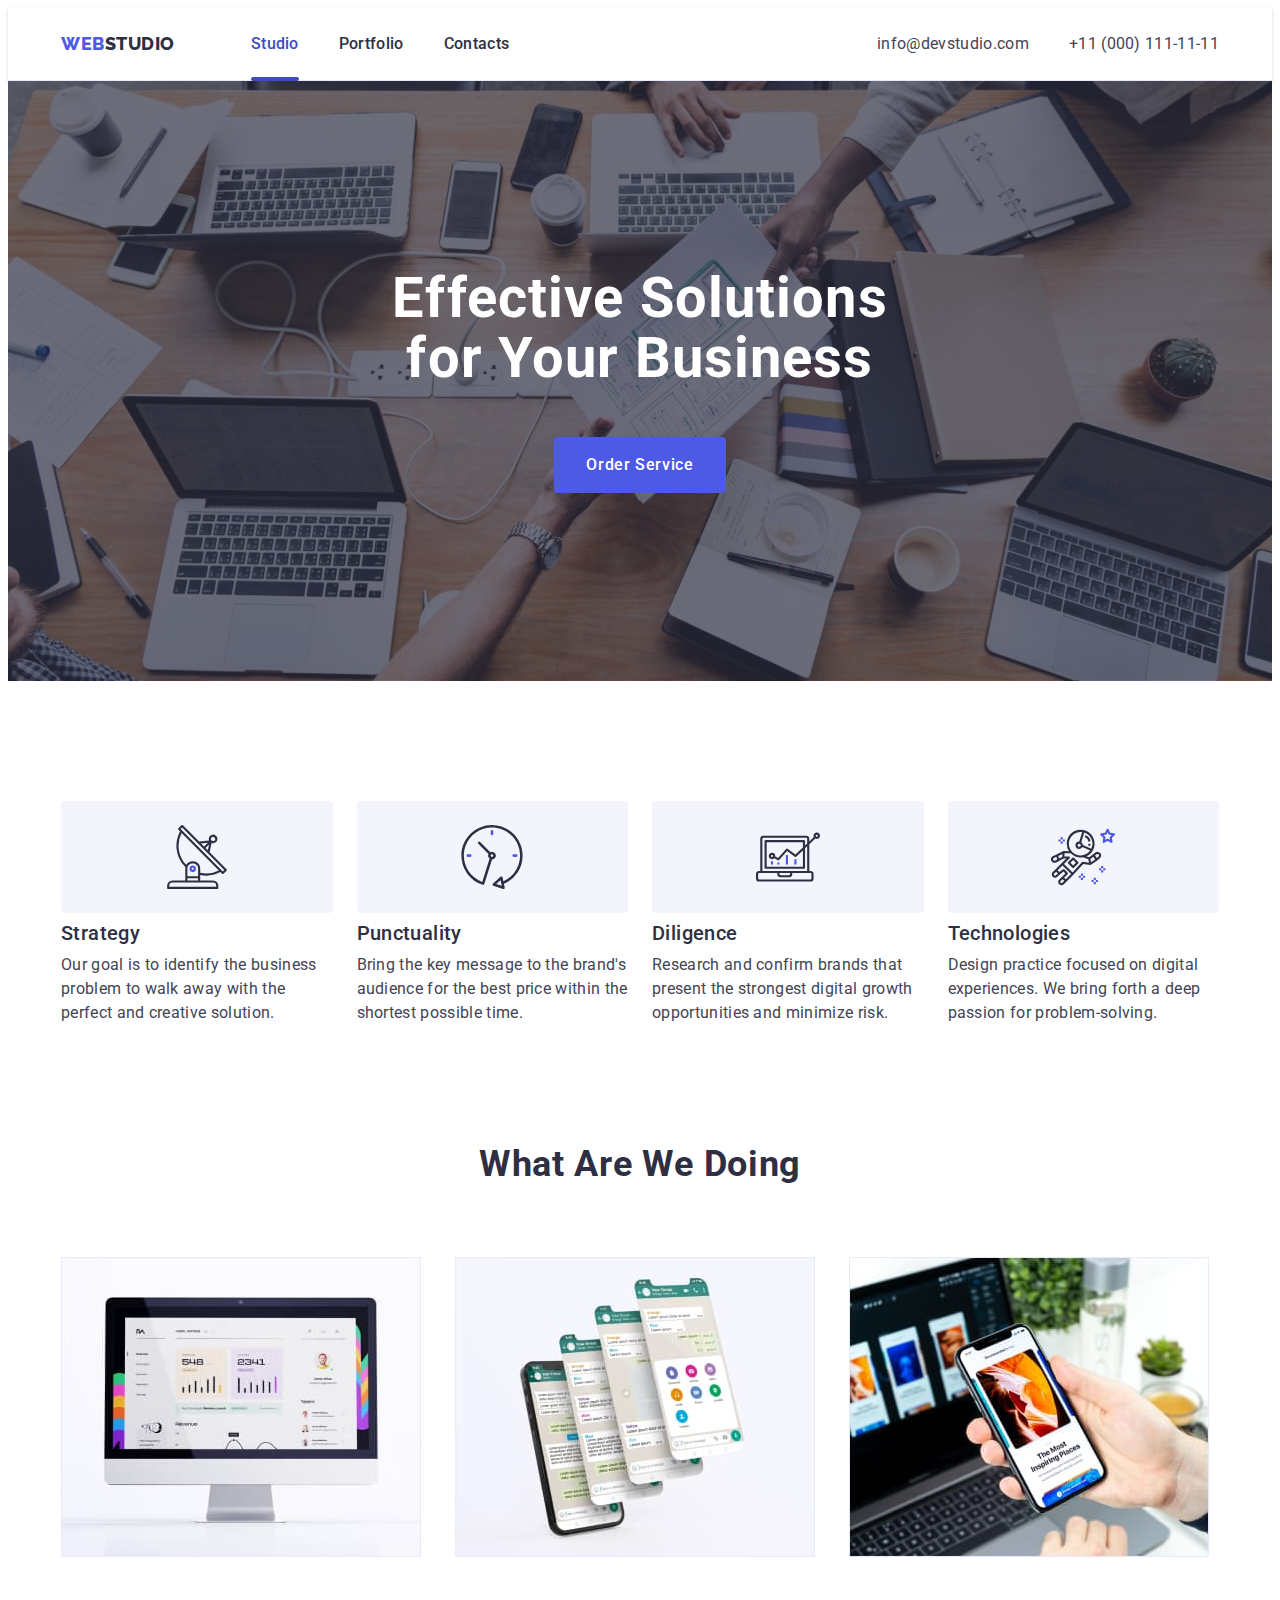
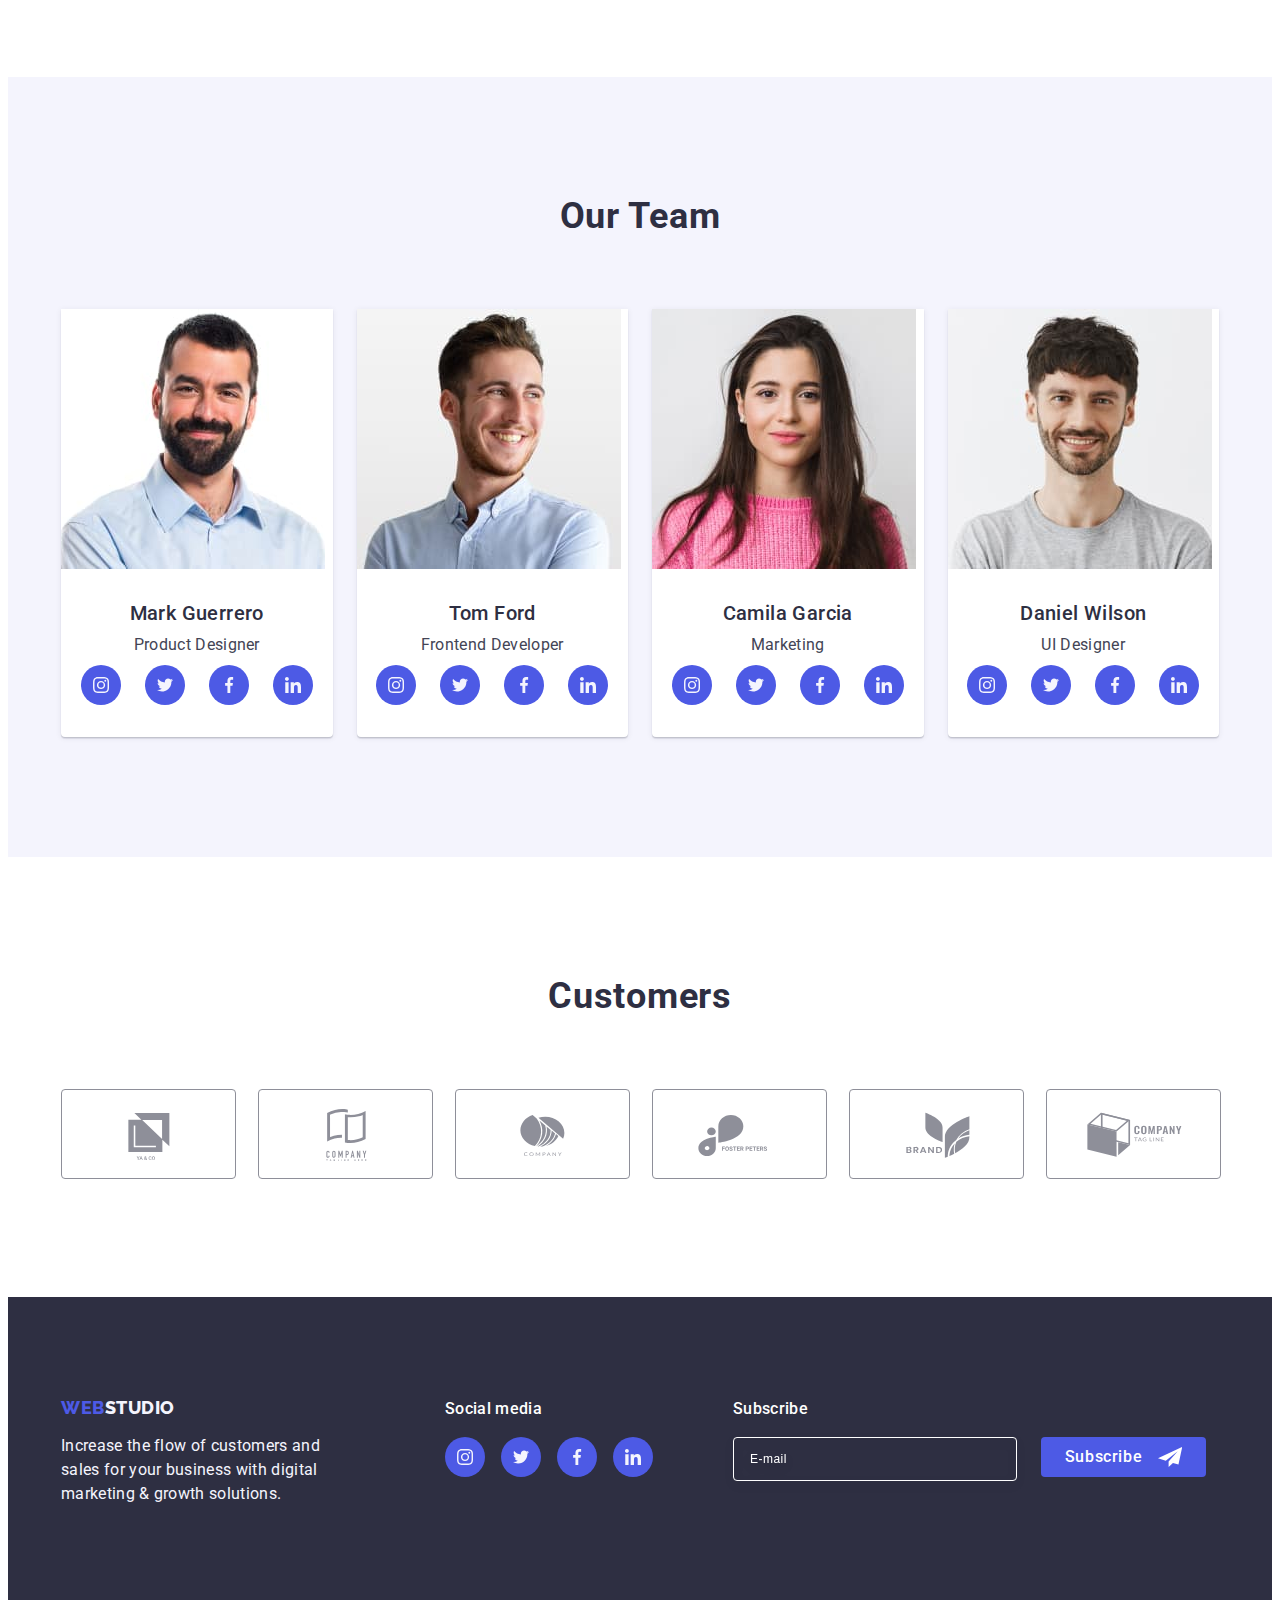
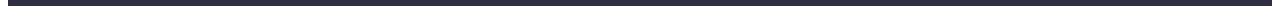
<file: index.html>
<!DOCTYPE html>
<html lang="en">

<head>
    <meta charset="UTF-8" />
    <meta http-equiv="X-UA-Compatible" content="IE=edge" />
    <meta name="viewport" content="width=device-width, initial-scale=1.0" />
    <link rel="preconnect" href="https://fonts.googleapis.com" />
    <link rel="preconnect" href="https://fonts.gstatic.com" crossorigin />
    <link href="https://fonts.googleapis.com/css2?family=Raleway:wght@800&family=Roboto:wght@400;500;700&display=swap"
        rel="stylesheet" />

    <link rel="stylesheet" href="https://cdnjs.cloudflare.com/ajax/libs/modern-normalize/2.0.0/modern-normalize.min.css"
        integrity="sha512-4xo8blKMVCiXpTaLzQSLSw3KFOVPWhm/TRtuPVc4WG6kUgjH6J03IBuG7JZPkcWMxJ5huwaBpOpnwYElP/m6wg=="
        crossorigin="anonymous" referrerpolicy="no-referrer" />
    <link rel="stylesheet" href="./css/styles.css" />
    <title>WebStudio</title>
</head>

<body>
    <!--header-->
    <header class="header">
        <div class="container container-head">
            <nav class="container-nav">
                <a class="link logo_header " href="./index.html">Web<span class="logo-span">Studio</span></a>
                <ul class="list menu_header">
                    <li><a class="header-nav link current" href="./index.html">Studio</a></li>
                    <li>
                        <a class="header-nav link" href="./portfolio.html">Portfolio</a>
                    </li>
                    <li><a class="header-nav link" href="">Contacts</a></li>
                </ul>
            </nav>
            <address class="header-address">
                <ul class="list address-list">
                    <li>
                        <a class="header-address-link link" href="mailto:info@devstudio.com">info@devstudio.com
                        </a>
                    </li>
                    <li>
                        <a class="header-address-link link" href="tel:+110001111111">+11 (000) 111-11-11</a>
                    </li>
                </ul>
            </address>
        </div>
    </header>
    <main>
        <!--section1-->

        <section class="main">
            <div class="container">
                <h1 class="main-headline">
                    Effective Solutions for Your Business
                </h1>
                <button type="button" class="main-button" data-modal-open="">Order Service</button>
            </div>
        </section>
        <!--section2-->
        <section class="container-main">
            <div class="container">
                <h2 class="visually-hidden">Advantages</h2>
                <ul class="list">
                    <li class="main-item">
                        <div class="div_advantages">
                            <svg class="icon_advantages" width="64" height="64">
                                <use href="./images/icons.svg#icon-antenna"></use>
                            </svg>
                        </div>
                        <h3 class="main-name">Strategy</h3>
                        <p class="main-text">
                            Our goal is to identify the business problem to walk away with
                            the perfect and creative solution.
                        </p>

                    </li>
                    <li class="main-item">
                        <div class="div_advantages">
                            <svg class="icon_advantages" width="64" height="64">
                                <use href="./images/icons.svg#icon-clock"></use>
                            </svg>
                        </div>
                        <h3 class="main-name">Punctuality</h3>
                        <p class="main-text">
                            Bring the key message to the brand's audience for the best price
                            within the shortest possible time.
                        </p>

                    </li>
                    <li class="main-item">
                        <div class="div_advantages">
                            <svg class="icon_advantages" width="64" height="64">
                                <use href="./images/icons.svg#icon-diagram"></use>
                            </svg>
                        </div>
                        <h3 class="main-name">Diligence</h3>
                        <p class="main-text">
                            Research and confirm brands that present the strongest digital
                            growth opportunities and minimize risk.
                        </p>

                    </li>
                    <li class="main-item">
                        <div class="div_advantages">
                            <svg class="icon_advantages" width="64" height="64">
                                <use href="./images/icons.svg#icon-astronaut"></use>
                            </svg>
                        </div>
                        <h3 class="main-name">Technologies</h3>
                        <p class="main-text">
                            Design practice focused on digital experiences. We bring forth a
                            deep passion for problem-solving.
                        </p>

                    </li>
                </ul>
            </div>
        </section>
        <!--section3-->
        <section class="section-doing">
            <div class="container">
                <h2 class="section_name">What are we doing</h2>
                <ul class="list">
                    <li class="list-img">
                        <img src="./images/doing1.jpg" alt="monitor" width="360" />
                    </li>
                    <li class="list-img">
                        <img src="./images/doing2.jpg" alt="mobile" width="360" />
                    </li>
                    <li class="list-img">
                        <img src="./images/doing3.jpg" alt="mobilepc" width="360" />
                    </li>
                </ul>
            </div>
        </section>
        <!--section4-->
        <section class="our_team">
            <div class="container">
                <h2 class="section_name">Our Team</h2>

                <ul class="list">
                    <li class="our_team_card">
                        <img src="./images/our_team1.jpg" alt="product designer" width="264" />
                        <div class="our_team_soc">
                            <h3 class="our_team_name">Mark Guerrero</h3>
                            <p class="our_team_profession">Product Designer</p>
                            <ul class="list_soc">
                                <li class="li_soc">
                                    <a class="soc_a" href="">
                                        <svg class="icon_social" width="16" height="16">
                                            <use href="./images/icons.svg#icon-instagram"></use>
                                        </svg>
                                    </a>
                                </li>
                                <li class="li_soc">
                                    <a class="soc_a" href="">
                                        <svg class="icon_social" width="16" height="16">
                                            <use href="./images/icons.svg#icon-twitter"></use>
                                        </svg>
                                    </a>
                                </li>
                                <li class="li_soc">
                                    <a class="soc_a" href="">
                                        <svg class="icon_social" width="16" height="16">
                                            <use href="./images/icons.svg#icon-facebook"></use>
                                        </svg>
                                    </a>
                                </li>
                                <li class="li_soc">
                                    <a class="soc_a" href="">
                                        <svg class="icon_social" width="16" height="16">
                                            <use href="./images/icons.svg#icon-linkedin"></use>
                                        </svg>
                                    </a>
                                </li>
                            </ul>
                        </div>
                    </li>
                    <li class="our_team_card">
                        <img src="./images/our_team2.jpg" alt="frontend developer" width="264" />
                        <div class="our_team_soc">
                            <h3 class="our_team_name">Tom Ford</h3>
                            <p class="our_team_profession">Frontend Developer</p>
                            <ul class="list_soc">
                                <li class="li_soc">
                                    <a class="soc_a" href="">
                                        <svg class="icon_social" width="16" height="16">
                                            <use href="./images/icons.svg#icon-instagram"></use>
                                        </svg>
                                    </a>
                                </li>
                                <li class="li_soc">
                                    <a class="soc_a" href="">
                                        <svg class="icon_social" width="16" height="16">
                                            <use href="./images/icons.svg#icon-twitter"></use>
                                        </svg>
                                    </a>
                                </li>
                                <li class="li_soc">
                                    <a class="soc_a" href="">
                                        <svg class="icon_social" width="16" height="16">
                                            <use href="./images/icons.svg#icon-facebook"></use>
                                        </svg>
                                    </a>
                                </li>
                                <li class="li_soc">
                                    <a class="soc_a" href="">
                                        <svg class="icon_social" width="16" height="16">
                                            <use href="./images/icons.svg#icon-linkedin"></use>
                                        </svg>
                                    </a>
                                </li>
                            </ul>

                        </div>
                    </li>
                    <li class="our_team_card">
                        <img src="./images/our_team3.jpg" alt="marketing" width="264" />
                        <div class="our_team_soc">
                            <h3 class="our_team_name">Camila Garcia</h3>
                            <p class="our_team_profession">Marketing</p>
                            <ul class="list_soc">
                                <li class="li_soc">
                                    <a class="soc_a" href="">
                                        <svg class="icon_social" width="16" height="16">
                                            <use href="./images/icons.svg#icon-instagram"></use>
                                        </svg>
                                    </a>
                                </li>
                                <li class="li_soc">
                                    <a class="soc_a" href="">
                                        <svg class="icon_social" width="16" height="16">
                                            <use href="./images/icons.svg#icon-twitter"></use>
                                        </svg>
                                    </a>
                                </li>
                                <li class="li_soc">
                                    <a class="soc_a" href="">
                                        <svg class="icon_social" width="16" height="16">
                                            <use href="./images/icons.svg#icon-facebook"></use>
                                        </svg>
                                    </a>
                                </li>
                                <li class="li_soc">
                                    <a class="soc_a" href="">
                                        <svg class="icon_social" width="16" height="16">
                                            <use href="./images/icons.svg#icon-linkedin"></use>
                                        </svg>
                                    </a>
                                </li>
                            </ul>

                        </div>
                    </li>
                    <li class="our_team_card">
                        <img src="./images/our_team4.jpg" alt="designer" width="264" />
                        <div class="our_team_soc">
                            <h3 class="our_team_name">Daniel Wilson</h3>
                            <p class="our_team_profession">UI Designer</p>
                            <ul class="list_soc">
                                <li class="li_soc">
                                    <a class="soc_a" href="">
                                        <svg class="icon_social" width="16" height="16">
                                            <use href="./images/icons.svg#icon-instagram"></use>
                                        </svg>
                                    </a>
                                </li>
                                <li class="li_soc">
                                    <a class="soc_a" href="">
                                        <svg class="icon_social" width="16" height="16">
                                            <use href="./images/icons.svg#icon-twitter"></use>
                                        </svg>
                                    </a>
                                </li>
                                <li class="li_soc">
                                    <a class="soc_a" href="">
                                        <svg class="icon_social" width="16" height="16">
                                            <use href="./images/icons.svg#icon-facebook"></use>
                                        </svg>
                                    </a>
                                </li>
                                <li class="li_soc">
                                    <a class="soc_a" href="">
                                        <svg class="icon_social" width="16" height="16">
                                            <use href="./images/icons.svg#icon-linkedin"></use>
                                        </svg>
                                    </a>
                                </li>
                            </ul>
                        </div>
                    </li>
                </ul>



            </div>
        </section>
        <!--section5-->
        <section class="section_customer">
            <div class="container">
                <h2 class="section_name">Customers</h2>
                <ul class="list">
                    <li class="list_img_customers">
                        <a class="list-img-customersa" href="">
                            <svg class="icon_customer" width="104" height="56">
                                <use href="./images/icons.svg#icon-logo1"></use>
                            </svg>
                        </a>
                    </li>
                    <li class="list_img_customers">
                        <a class="list-img-customersa" href="">
                            <svg class="icon_customer" width="104" height="56">
                                <use href="./images/icons.svg#icon-logo2"></use>
                            </svg>
                        </a>
                    </li>

                    <li class="list_img_customers">
                        <a class="list-img-customersa" href="">
                            <svg class="icon_customer" width="104" height="56">
                                <use href="./images/icons.svg#icon-logo3"></use>
                            </svg>
                        </a>
                    </li>
                    <li class="list_img_customers">
                        <a class="list-img-customersa" href="">
                            <svg class="icon_customer" width="104" height="56">
                                <use href="./images/icons.svg#icon-logo4"></use>
                            </svg>
                        </a>
                    </li>
                    <li class="list_img_customers">
                        <a class="list-img-customersa" href="">
                            <svg class="icon_customer" width="104" height="56">
                                <use href="./images/icons.svg#icon-logo5"></use>
                            </svg>
                        </a>
                    </li>
                    <li class="list_img_customers">
                        <a class="list-img-customersa" href="">
                            <svg class="icon_customer" width="104" height="56">
                                <use href="./images/icons.svg#icon-logo6"></use>
                            </svg>
                        </a>
                    </li>
                </ul>
            </div>
        </section>

    </main>
    <!--footer-->
    <footer class="footer-section list_footer">
        <div class="footer-container container">
            <div class="footer_div">
                <a class="logo link" href="./index.html">Web<span class="logo-footer">Studio</span></a>
                <p class="footer-text">
                    Increase the flow of customers and sales for your business with digital
                    marketing & growth solutions.
                </p>
            </div>
            <div class="icon_list_footer">
                <p class="icon_list_text">Social media</p>
                <ul class="icon_lists">
                    <li class="icon_li_footer">
                        <a class="icon_a" href="" target="_blank">
                            <svg class="icon_social" width="24" height="24">
                                <use href="./images/icons.svg#icon-instagram"></use>
                            </svg>
                        </a>
                    </li>
                    <li class="icon_li_footer">
                        <a class="icon_a" href="" target="_blank">
                            <svg class="icon_social" width="24" height="24">
                                <use href="./images/icons.svg#icon-twitter"></use>
                            </svg>
                        </a>
                    </li>
                    <li class="icon_li_footer">
                        <a class="icon_a" href="" target="_blank">
                            <svg class="icon_social" width="24" height="24">
                                <use href="./images/icons.svg#icon-facebook"></use>
                            </svg>
                        </a>
                    </li>
                    <li class="icon_li_footer">
                        <a class="icon_a" href="" target="_blank">
                            <svg class="icon_social" width="24" height="24">
                                <use href="./images/icons.svg#icon-linkedin"></use>
                            </svg>
                        </a>
                    </li>
                </ul>
            </div>
            <div class="footer-subscribe">
                <p class="footer-subscribe-p">Subscribe</p>
                <form action="email" class="footer-form">
                    <label class="footer-label">
                        <input type="email" name="email" class="footer-input" placeholder="E-mail">
                    </label>
                    <button type="submit" class="footer-bottom">Subscribe
                        <svg class="footer-bottom-icon" width="24" height="24">
                            <use href="./images/icons.svg#icon-icon-send"></use>
                        </svg>
                    </button>
                </form>
            </div>
        </div>
    </footer>
    <div class="backdrop is-hidden" data-modal>
        <div class="modal">
            <button type="button" class="modal-btn" data-modal-close>
                <svg class="modal_christ" width="8" height="8">
                    <use href="./images/icons.svg#icon-vector"></use>
                </svg>
            </button>
            <p class="modal_p">Leave your contacts and we will call you back</p>
            <form>
                <div class="input-div">
                    <label for="user-name" class="label_name">Name</label>
                    <div class="input-div-icon">
                        <input type="text" class="modal_icon" name="user-name" id="user-name" />
                        <svg class="modal-svg" width="18" height="24">
                            <use href="./images/icons.svg#icon-person-black-18dp-1"></use>
                        </svg>
                    </div>
                </div>
                <div class="input-div">
                    <label for="phone" class="label_name">Phone</label>
                    <div class="input-div-icon">
                        <input type="text" class="modal_icon" name="phone" id="phone" />
                        <svg class="modal-svg" width="18" height="24">
                            <use href="./images/icons.svg#icon-phone-black-18dp-1"></use>
                        </svg>
                    </div>
                </div>
                <div class="input-div">
                    <label for="mailto" class="label_name">Email</label>
                    <div class="input-div-icon">
                        <input type="text" class="modal_icon" name="email" id="mailto" />
                        <svg class="modal-svg" width="18" height="24">
                            <use href="./images/icons.svg#icon-email-black-18dp-1"></use>
                        </svg>
                    </div>
                </div>
                <div class="input-div-textarea">
                    <label for="user-comment" class="label_name">Comment</label>
                    <textarea class="modal_text" name="user-comment" id="user-comment" cols="360" rows="120"
                        placeholder="Text input"></textarea>

                </div>
                <div class="checkbox-div">
                    <input type="checkbox" name="user-privacy" id="user-privacy" value="true"
                        class="input-check visually-hidden">
                    <label for="user-privacy" class="check-text">
                        <span class="span">
                            <svg class="" width="10" height="8">
                                <use href="./images/icons.svg#icon-check"></use>
                            </svg>
                        </span> I accept the terms and conditions of the <a href="" class="labelspan"> Privacy
                            Policy</a>
                    </label>
                </div>
                <button type="submit" class="modal-buttom" data-modal-open="">Send</button>
            </form>
        </div>
    </div>

    <script src="./js/modal.js"></script>
</body>

</html>
</file>
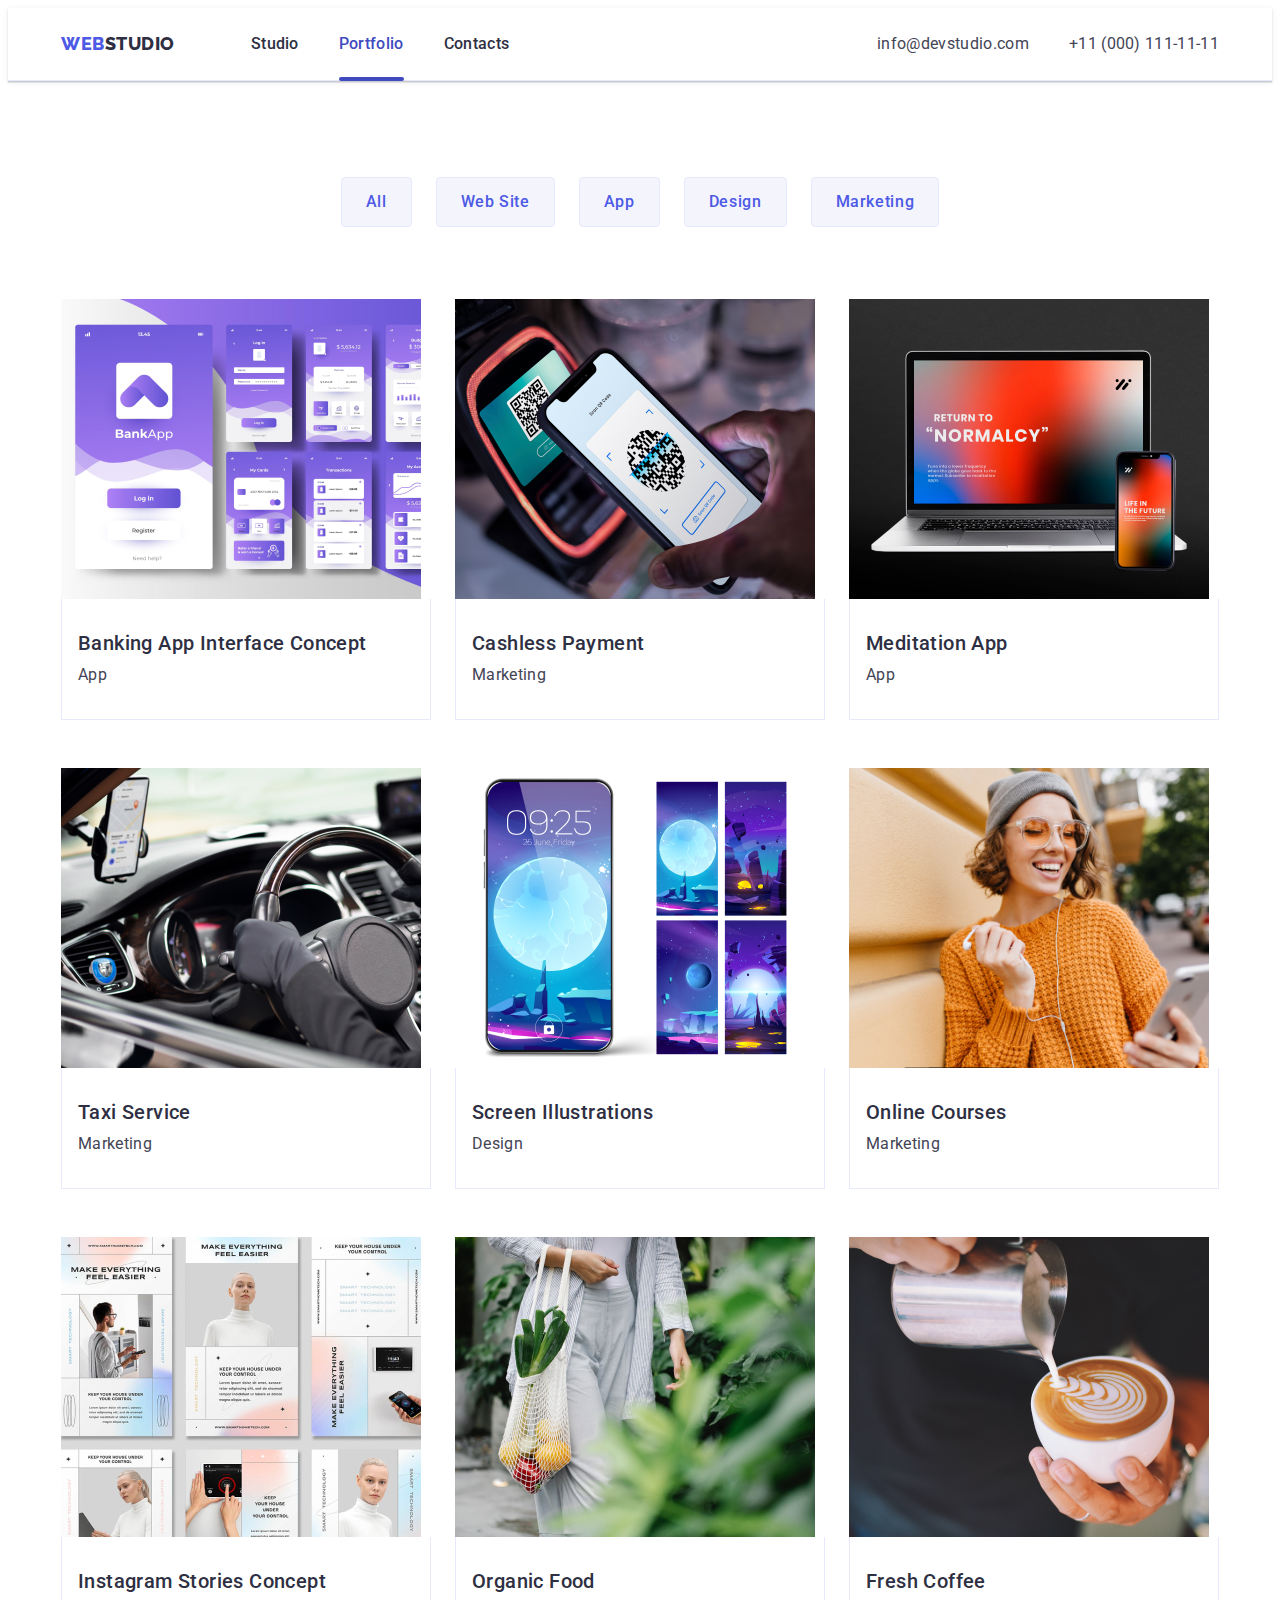
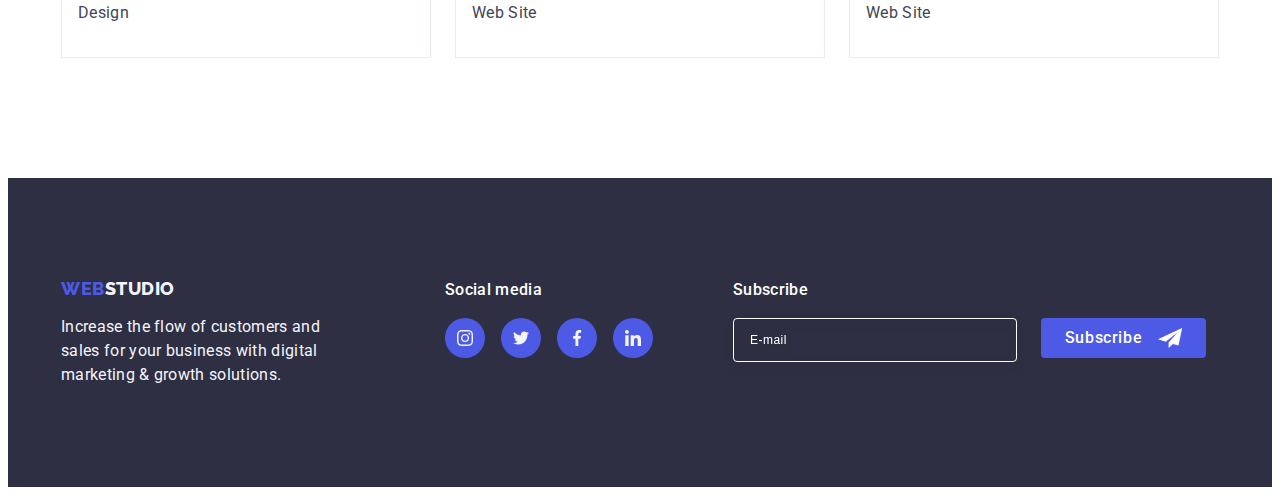
<file: portfolio.html>
<!DOCTYPE html>
<html lang="en">

<head>
    <meta charset="UTF-8" />
    <meta http-equiv="X-UA-Compatible" content="IE=edge" />
    <meta name="viewport" content="width=device-width, initial-scale=1.0" />
    <link rel="preconnect" href="https://fonts.googleapis.com" />
    <link rel="preconnect" href="https://fonts.gstatic.com" crossorigin />
    <link href="https://fonts.googleapis.com/css2?family=Raleway:wght@800&family=Roboto:wght@400;500;700&display=swap"
        rel="stylesheet" />
    <link rel="stylesheet" href="https://cdnjs.cloudflare.com/ajax/libs/modern-normalize/2.0.0/modern-normalize.min.css"
        integrity="sha512-4xo8blKMVCiXpTaLzQSLSw3KFOVPWhm/TRtuPVc4WG6kUgjH6J03IBuG7JZPkcWMxJ5huwaBpOpnwYElP/m6wg=="
        crossorigin="anonymous" referrerpolicy="no-referrer" />
    <link rel="stylesheet" href="./css/styles.css" />
    <title>Portfolio</title>
</head>

<body>
    <!--header-->
    <header class="header">
        <div class="container container-head">
            <nav class="container-nav">
                <a class="link logo_header " href="./index.html">Web<span class="logo-span">Studio</span></a>
                <ul class="list menu_header">
                    <li><a class="header-nav link" href="./index.html">Studio</a></li>
                    <li>
                        <a class="header-nav link current" href="./portfolio.html">Portfolio</a>
                    </li>
                    <li><a class="header-nav link" href="">Contacts</a></li>
                </ul>
            </nav>
            <address class="header-address">
                <ul class="list address-list">
                    <li>
                        <a class="header-address-link link" href="mailto:info@devstudio.com">info@devstudio.com
                        </a>
                    </li>
                    <li>
                        <a class="header-address-link link" href="tel:+110001111111">+11 (000) 111-11-11</a>
                    </li>
                </ul>
            </address>
        </div>
    </header>
    <main>

        <!--section1-->
        <section class="container-portfolio">
            <div class="container">
                <h1 class="visually-hidden">Navigation</h1>
                <ul class="list portfolio-menu">
                    <li>
                        <button type="button" class="portfolio-nav-button">All</button>
                    </li>
                    <li>
                        <button type="button" class="portfolio-nav-button">Web Site</button>
                    </li>
                    <li>
                        <button type="button" class="portfolio-nav-button">App</button>
                    </li>

                    <li>
                        <button type="button" class="portfolio-nav-button">Design</button>
                    </li>
                    <li>
                        <button type="button" class="portfolio-nav-button">Marketing</button>
                    </li>
                </ul>

                <ul class="list portfolio-content ">
                    <li class="list-img">

                        <a class="port_link" href="">
                            <div class="img_sec">
                                <img src="./images/sec11.jpg" alt="Banking App Interface" width="360" height="300" />
                                <p class="img_p">
                                    14 Stylish and User-Friendly App Design Concepts · Task Manager App ·
                                    Calorie Tracker App · Exotic Fruit Ecommerce App · Cloud Storage App
                                </p>
                            </div>
                            <div class="text_location">
                                <h2 class="portfolio_name ">
                                    Banking App Interface Concept
                                </h2>
                                <p class="portfolio_style">App</p>
                            </div>
                        </a>


                    </li>
                    <li class="list-img">

                        <a class="port_link" href="">
                            <div class="img_sec">
                                <img src="./images/sec12.jpg" alt="Cashless Payment" width="360" height="300" />
                                <p class="img_p">
                                    14 Stylish and User-Friendly App Design Concepts · Task Manager App · Calorie
                                    Tracker App · Exotic Fruit Ecommerce App ·
                                    Cloud Storage App
                                </p>
                            </div>

                            <div class="text_location">
                                <h2 class="portfolio_name ">Cashless Payment</h2>
                                <p class="portfolio_style">Marketing</p>
                            </div>
                        </a>

                    </li>
                    <li class="list-img">

                        <a class="port_link" href="">
                            <div class="img_sec">
                                <img src="./images/sec13.jpg" alt="Meditation App" width="360" height="300" />
                                <p class="img_p">
                                    14 Stylish and User-Friendly App Design Concepts · Task Manager App ·
                                    Calorie Tracker App · Exotic Fruit Ecommerce App · Cloud Storage App
                                </p>
                            </div>
                            <div class="text_location">
                                <h2 class="portfolio_name">Meditation App</h2>
                                <p class="portfolio_style">App</p>
                            </div>
                        </a>

                    </li>

                    <li class="list-img">

                        <a class="port_link" href="">
                            <div class="img_sec">
                                <img src="./images/sec21.jpg" alt="Taxi Service" width="360" height="300" />
                                <p class="img_p">
                                    14 Stylish and User-Friendly App Design Concepts · Task Manager App ·
                                    Calorie Tracker App · Exotic Fruit Ecommerce App · Cloud Storage App
                                </p>
                            </div>
                            <div class="text_location">
                                <h2 class="portfolio_name">Taxi Service</h2>
                                <p class="portfolio_style">Marketing</p>
                            </div>
                        </a>

                    </li>
                    <li class="list-img">

                        <a class="port_link" href="">
                            <div class="img_sec">
                                <img src="./images/sec22.jpg" alt="Screen Illustrations" width="360" height="300" />
                                <p class="img_p">
                                    14 Stylish and User-Friendly App Design Concepts · Task Manager App ·
                                    Calorie Tracker App · Exotic Fruit Ecommerce App · Cloud Storage App
                                </p>
                            </div>
                            <div class="text_location">
                                <h2 class="portfolio_name">Screen Illustrations</h2>
                                <p class="portfolio_style">Design</p>
                            </div>
                        </a>

                    </li>
                    <li class="list-img">

                        <a class="port_link" href="">
                            <div class="img_sec">
                                <img src="./images/sec23.jpg" alt="Online Courses" width="360" height="300" />
                                <p class="img_p">
                                    14 Stylish and User-Friendly App Design Concepts · Task Manager App ·
                                    Calorie Tracker App · Exotic Fruit Ecommerce App · Cloud Storage App
                                </p>
                            </div>
                            <div class="text_location">
                                <h2 class="portfolio_name">Online Courses</h2>
                                <p class="portfolio_style">Marketing</p>
                            </div>
                        </a>

                    </li>

                    <li class="list-img">

                        <a class="port_link" href="">
                            <div class="img_sec">
                                <img src="./images/sec31.jpg" alt="Instagram Stories Concept" width="360"
                                    height="300" />
                                <p class="img_p">
                                    14 Stylish and User-Friendly App Design Concepts · Task Manager App ·
                                    Calorie Tracker App · Exotic Fruit Ecommerce App · Cloud Storage App
                                </p>
                            </div>
                            <div class="text_location">
                                <h2 class="portfolio_name">Instagram Stories Concept</h2>
                                <p class="portfolio_style">Design</p>
                            </div>
                        </a>

                    </li>
                    <li class="list-img">

                        <a class="port_link" href="">
                            <div class="img_sec">
                                <img src="./images/sec32.jpg" alt="Organic Food" width="360" height="300" />
                                <p class="img_p">
                                    14 Stylish and User-Friendly App Design Concepts · Task Manager App ·
                                    Calorie Tracker App · Exotic Fruit Ecommerce App · Cloud Storage App
                                </p>
                            </div>
                            <div class="text_location">
                                <h2 class="portfolio_name">Organic Food</h2>
                                <p class="portfolio_style">Web Site</p>
                            </div>
                        </a>

                    </li>
                    <li class="list-img">

                        <a class="port_link" href="">
                            <div class="img_sec">
                                <img src="./images/sec33.jpg" alt="Fresh Coffee" width="360" height="300" />
                                <p class="img_p">
                                    14 Stylish and User-Friendly App Design Concepts · Task Manager App ·
                                    Calorie Tracker App · Exotic Fruit Ecommerce App · Cloud Storage App
                                </p>
                            </div>
                            <div class="text_location">
                                <h2 class="portfolio_name">Fresh Coffee</h2>
                                <p class="portfolio_style">Web Site</p>
                            </div>
                        </a>

                    </li>
                </ul>

            </div>
        </section>
    </main>
    <!--footer-->
    <footer class="footer-section list_footer">
        <div class="footer-container container">
            <div class="footer_div">
                <a class="logo link" href="./index.html">Web<span class="logo-footer">Studio</span></a>
                <p class="footer-text">
                    Increase the flow of customers and sales for your business with digital
                    marketing & growth solutions.
                </p>
            </div>
            <div class="icon_list_footer">
                <p class="icon_list_text">Social media</p>
                <ul class="icon_lists">
                    <li class="icon_li_footer">
                        <a class="icon_a" href="" target="_blank">
                            <svg class="icon_social" width="24" height="24">
                                <use href="./images/icons.svg#icon-instagram"></use>
                            </svg>
                        </a>
                    </li>
                    <li class="icon_li_footer">
                        <a class="icon_a" href="" target="_blank">
                            <svg class="icon_social" width="24" height="24">
                                <use href="./images/icons.svg#icon-twitter"></use>
                            </svg>
                        </a>
                    </li>
                    <li class="icon_li_footer">
                        <a class="icon_a" href="" target="_blank">
                            <svg class="icon_social" width="24" height="24">
                                <use href="./images/icons.svg#icon-facebook"></use>
                            </svg>
                        </a>
                    </li>
                    <li class="icon_li_footer">
                        <a class="icon_a" href="" target="_blank">
                            <svg class="icon_social" width="24" height="24">
                                <use href="./images/icons.svg#icon-linkedin"></use>
                            </svg>
                        </a>
                    </li>
                </ul>
            </div>
            <div class="footer-subscribe">
                <p class="footer-subscribe-p">Subscribe</p>
                <form action="email" class="footer-form">
                    <label class="footer-label">
                        <input type="email" name="email" class="footer-input" placeholder="E-mail">
                    </label>
                    <button type="submit" class="footer-bottom">Subscribe
                        <svg class="footer-bottom-icon" width="24" height="24">
                            <use href="./images/icons.svg#icon-icon-send"></use>
                        </svg>
                    </button>
                </form>
            </div>
        </div>
    </footer>
</body>

</html>
</file>
<file: css/styles.css>
:root {
  --main-color: #ffffff;
  --text-color: #434455;
  --primary-brand: #4d5ae5;
  --pressed-state: #404bbf;
  --dark: rgba(46, 47, 66, 1);
  --success: #31d0aa;
  --subtle-text: #8e8f99;
  --accent: #e7e9fc;
  --light: #f4f4fd;
  --hero-background: rgba(46, 47, 66, 0.7);
  --modal-background: #fcfcfc;
  --modal-overlay: rgba(46, 47, 66, 0.4);
}

h1,
h2,
h3,
h4,
h5,
h6,
p {
  margin-top: 0;
  margin-bottom: 0;
}

ul,
ol {
  margin-top: 0;
  margin-bottom: 0;
  padding-left: 0;
}

img {
  display: block;
  max-width: 100%;
  height: auto;
}

body {
  font-family: "Roboto", sans-serif;
  color: var(--text-color);
  background-color: var(--main-color);
}

.container {
  max-width: 1158px;
  width: 100%;
  margin: 0 auto;
  padding: 0 15px;
}

.header {
  box-sizing: border-box;
  border-bottom: 1px solid var(--accent);
  box-shadow: 0px 2px 1px rgba(46, 47, 66, 0.08),
    0px 1px 1px rgba(46, 47, 66, 0.16), 0px 1px 6px rgba(46, 47, 66, 0.08);
}

.list {
  list-style: none;
  display: flex;
  gap: 24px;
}

.link {
  text-decoration: none;
  display: inline-block;
}

.header-nav {
  color: var(--dark);
  font-weight: 500;
  font-size: 16px;
  line-height: 1.5;
  letter-spacing: 0.02em;
  padding: 24px 0;
  position: relative;
  transition: color 250ms cubic-bezier(0.4, 0, 0.2, 1);
}

.current {
  color: #404bbf;
  position: relative;
}

.logo_header {
  color: var(--primary-brand);
  font-family: "Raleway", sans-serif;
  font-weight: 800;
  font-size: 18px;
  line-height: 1.17;
  letter-spacing: 0.03em;
  text-transform: uppercase;
  margin-right: 76px;
}

.logo-span {
  color: var(--dark);
}

.menu_header {
  gap: 40px;
}

.header-nav:hover {
  color: var(--pressed-state);
}

.header-nav:focus {
  color: var(--pressed-state);
}

.current::after {
  content: "";
  position: absolute;
  left: 0;
  bottom: -1px;
  height: 4px;
  display: block;
  width: 100%;
  background-color: var(--pressed-state);
  border-radius: 2px;
}

.header-address {
  font-style: normal;
  margin-left: auto;
  align-items: center;
}

.container-nav {
  display: flex;
  align-items: center;
  position: relative;
}

.container-head {
  display: flex;
}

.address-list {
  display: flex;
  gap: 40px;
}

.header-address-link {
  color: var(--text-color);
  font-size: 16px;
  line-height: 1.5;
  letter-spacing: 0.02em;
  display: block;
  padding: 24px 0;
  transition: color 250ms cubic-bezier(0.4, 0, 0.2, 1);
}

.header-address-link:focus {
  color: var(--pressed-state);
}

.header-address-link:hover {
  color: var(--pressed-state);
}

.main {
  background: var(--dark);
  padding: 188px 0;
  box-shadow: blur;
  margin-right: auto;
  margin-left: auto;
  background-image: linear-gradient(
      var(--hero-background),
      var(--hero-background)
    ),
    url(../images/hero_people_office.jpg);
  background-repeat: no-repeat;
  background-position: center;
  background-size: cover;
  max-width: 1440px;
  width: 100%;
}

.container-main {
  padding-top: 120px;
  padding-bottom: 120px;
}

.main-headline {
  color: var(--main-color);
  font-size: 56px;
  line-height: 60px;
  line-height: 1.07;
  text-align: center;
  letter-spacing: 0.02em;
  margin: 0 auto;
  max-width: 496px;
  margin-bottom: 48px;
}

.main-button {
  font-family: "Roboto", sans-serif;
  font-weight: 500;
  font-size: 16px;
  line-height: 1.5;
  letter-spacing: 0.04em;
  color: var(--main-color);
  cursor: pointer;
  background: var(--primary-brand);
  display: block;
  padding: 16px 32px;
  min-width: 169px;
  height: 56px;
  margin: 0 auto;
  border: none;
  border-radius: 4px;
  transition: background-color 250ms cubic-bezier(0.4, 0, 0.2, 1);
}

.main-button:focus {
  background-color: var(--pressed-state);
}

.main-button:hover {
  background-color: var(--pressed-state);
}

.visually-hidden {
  position: absolute;
  width: 1px;
  height: 1px;
  margin: -1px;
  border: 0;
  padding: 0;
  white-space: nowrap;
  clip-path: inset(100%);
  clip: rect(0 0 0 0);
  overflow: hidden;
}

.main-item {
  width: calc((100% - 72px) / 4);
}

.div_advantages {
  display: flex;
  align-items: center;
  justify-content: center;
  height: 112px;
  background-color: #f4f4fd;
  border-radius: 4px;
  margin-bottom: 8px;
}

icon_advantages {
  display: flex;
  align-items: center;
  justify-content: center;
  height: 112px;
  width: 100%;
  background-color: #f4f4fd;
  border-radius: 4px;
  margin-bottom: 8px;
}

.main-name {
  font-weight: 500;
  font-size: 20px;
  line-height: 1.2;
  letter-spacing: 0.02em;
  color: var(--dark);
  margin-bottom: 8px;
}

.main-text {
  font-size: 16px;
  line-height: 1.5;
  letter-spacing: 0.02em;
}

.section-doing {
  padding-top: 0px;
  padding-bottom: 120px;
}

.section_name {
  font-size: 36px;
  line-height: 1.11;
  letter-spacing: 0.02em;
  text-align: center;
  text-transform: capitalize;
  text-align: center;
  color: var(--dark);
  margin-bottom: 72px;
}

.list-img {
  width: calc((100% - 48px) / 3);
}

.icon_list {
  margin-top: 8px;
  display: flex;
  gap: 24px;
  padding: 32px 0;
  justify-content: center;
}

.div_team {
  padding: 32px 0;
}

.icon_li_footer {
  width: 40px;
  height: 40px;
}

.our_team {
  background: var(--light);
  padding: 120px 0;
}

.our_team_card {
  background: var(--main-color);
  border-radius: 0px 0px 4px 4px;
  width: calc((100% - 72px) / 4);
  box-shadow: 0px 1px 6px rgba(46, 47, 66, 0.08),
    0px 1px 1px rgba(46, 47, 66, 0.16), 0px 2px 1px rgba(46, 47, 66, 0.08);
}

.our_team_soc {
  padding: 32px 0;
}

.our_team_text {
  padding: 32px 16px;
}
.our_team_name {
  font-weight: 500;
  font-size: 20px;
  line-height: 1.2;
  letter-spacing: 0.02em;
  color: var(--dark);
  text-align: center;
  margin-bottom: 8px;
}

.our_team_profession {
  font-size: 16px;
  line-height: 1.5;
  letter-spacing: 0.02em;
  text-align: center;
  margin-bottom: 8px;
}

.list_soc {
  display: flex;

  justify-content: center;
  gap: 24px;
  list-style-type: none;
}

.li_soc {
  width: 40px;
  height: 40px;
}

.soc_a {
  width: 100%;
  height: 100%;
  background-color: var(--primary-brand);
  border-radius: 50%;
  display: flex;
  align-items: center;
  justify-content: center;
  transition: background-color 250ms cubic-bezier(0.4, 0, 0.2, 1);
}

.soc_a:hover {
  background-color: #404bbf;
}

.soc_a:focus {
  background-color: #404bbf;
}

.icon_social {
  width: 16px;
  height: 16px;
  fill: #f4f4fd;
}

.section_customer {
  padding-top: 120px;
  padding-bottom: 120px;
}

.container_customers {
  max-width: 1158px;
  width: 100%;
  margin: 0 auto;
}

.footer-section {
  background-color: var(--dark);
  padding-top: 100px;
  padding-bottom: 100px;
}

.footer_div {
  margin-right: 120px;
}

.footer-container {
  display: flex;
  align-items: auto;
  align-items: baseline;
}

.footer-text {
  font-size: 16px;
  line-height: 1.5;
  letter-spacing: 0.02em;
  color: var(--light);
  max-width: 264px;
}

.icon_list_text {
  font-family: "Roboto";
  font-style: normal;
  font-weight: 500;
  font-size: 16px;
  line-height: 24px;
  letter-spacing: 0.02em;
  color: #ffffff;
  margin-bottom: 16px;
}

.icon_lists {
  margin-top: 16px;
  list-style: none;
  display: flex;
  gap: 16px;
}

.icon_li {
  width: 40px;
  height: 40px;
}

.icon_a {
  width: 100%;
  height: 100%;
  background-color: var(--primary-brand);
  border-radius: 50%;
  display: flex;
  align-items: center;
  justify-content: center;
  transition: background-color 250ms cubic-bezier(0.4, 0, 0.2, 1);
}

.icon_a:hover {
  background-color: #31d0aa;
}

.icon_a:focus {
  background-color: #31d0aa;
}

.list_footer {
  display: flexbox;
}

.icon_customers {
  border: #434455;
  border-radius: 4;
}

.icon_list_footer {
  box-sizing: border-box;
  margin-right: 80px;
}

.logo {
  color: var(--primary-brand);
  font-family: "Raleway", sans-serif;
  font-weight: 800;
  font-size: 18px;
  line-height: 1.17;
  letter-spacing: 0.03em;
  text-transform: uppercase;
  margin-bottom: 16px;
}

.logo-footer {
  color: var(--light);
}

.portfolio-menu {
  display: flex;
  margin: 0 auto;
  margin-bottom: 72px;
  justify-content: center;
}

.container-portfolio {
  padding: 96px 0 120px 0;
}

.portfolio-nav-button {
  font-family: "Roboto", sans-serif;
  background: var(--light);
  font-weight: 500;
  font-size: 16px;
  line-height: 1.5;
  cursor: pointer;
  letter-spacing: 0.04em;
  color: var(--primary-brand);
  border: 1px solid var(--accent);
  border-radius: 4px;
  justify-content: center;
  align-items: center;
  padding: 12px 24px;
  box-sizing: border-box;
  transition: color 250ms cubic-bezier(0.4, 0, 0.2, 1),
    background-color 250ms cubic-bezier(0.4, 0, 0.2, 1),
    border-color 250ms cubic-bezier(0.4, 0, 0.2, 1),
    box-shadow 250ms cubic-bezier(0.4, 0, 0.2, 1);
}

.portfolio-nav-button:hover {
  color: var(--main-color);
  background-color: var(--pressed-state);
  border: 1px solid transparent;
  box-shadow: 0px 3px 1px rgba(0, 0, 0, 0.1), 0px 2px 1px rgba(0, 0, 0, 0.08),
    0px 2px 2px rgba(0, 0, 0, 0.12);
}

.portfolio-nav-button:focus {
  color: var(--main-color);
  background-color: var(--pressed-state);
  border: 1px solid transparent;
  box-shadow: 0px 3px 1px rgba(0, 0, 0, 0.1), 0px 2px 1px rgba(0, 0, 0, 0.08),
    0px 2px 2px rgba(0, 0, 0, 0.12);
  transition: color 250ms cubic-bezier(0.4, 0, 0.2, 1),
    background-color 250ms cubic-bezier(0.4, 0, 0.2, 1),
    border-color 250ms cubic-bezier(0.4, 0, 0.2, 1),
    box-shadow 250ms cubic-bezier(0.4, 0, 0.2, 1);
}

.list-img {
  position: relative;
  overflow: hidden;
}

.port_link {
  text-decoration: none;
  display: inline-block;
  display: block;
  transition: box-shadow 250ms cubic-bezier(0.4, 0, 0.2, 1);
}

.port_link:hover {
  box-shadow: 0px 1px 6px rgba(46, 47, 66, 0.08),
    0px 1px 1px rgba(46, 47, 66, 0.16), 0px 2px 1px rgba(46, 47, 66, 0.08);
  transform: translateY(0%);
}

.port_link:focus {
  box-shadow: 0px 1px 6px rgba(46, 47, 66, 0.08),
    0px 1px 1px rgba(46, 47, 66, 0.16), 0px 2px 1px rgba(46, 47, 66, 0.08);
  transform: translateY(0%);
}

.img_sec {
  position: relative;
  overflow: hidden;
}

.img_p {
  position: absolute;
  top: 0;
  font-size: 16px;
  line-height: 1.5;
  letter-spacing: 0.02em;
  color: var(--light);
  padding: 40px 32px;
  background-color: #4d5ae5;
  height: 100%;
  width: 100%;
  transform: translateY(100%);
  transition: transform 250ms cubic-bezier(0.4, 0, 0.2, 1);
}

.port_link:hover .img_p,
.port_link:focus .img_p {
  transform: translateY(0%);
}

.list_img_customers {
  width: calc((100% - 120px) / 6);
  height: 88px;
  gap: 24px;
}

.list-img-customersa {
  width: 100%;
  height: 100%;
  border: 1px solid #8e8f99;
  border-radius: 4px;
  display: flex;
  align-items: center;
  justify-content: center;
  color: var(--subtle-text);
  transition: border-color 250ms cubic-bezier(0.4, 0, 0.2, 1),
    color 250ms cubic-bezier(0.4, 0, 0.2, 1);
}

.list-img-customersa:hover {
  border-color: #404bbf;
  color: #404bbf;
}

.list-img-customersa:focus {
  border-color: #404bbf;
  color: #404bbf;
}

.icon_customer {
  fill: currentColor;
}

.portfolio-content {
  display: flex;
  flex-wrap: wrap;
  gap: 48px 24px;
}

.portfolio_name {
  font-weight: 500;
  font-size: 20px;
  line-height: 1.2;
  letter-spacing: 0.02em;
  color: var(--dark);
  margin-bottom: 8px;
}

.portfolio_style {
  font-size: 16px;
  line-height: 1.5;
  letter-spacing: 0.02em;
  color: var(--text-color);
}

.portfolio-card-text {
  box-sizing: border-box;
  border: 1px solid var(--accent);
  border-top: none;
}

.footer-link {
  display: inline-block;
  margin-bottom: 16px;
  color: var(--primary-brand);
  font-family: "Raleway", sans-serif;
  font-weight: 800;
  font-size: 18px;
  line-height: 1.17;
  letter-spacing: 0.03em;
  text-transform: uppercase;
}

.text_location {
  padding: 32px 16px;
  border: 1px solid #e7e9fc;
  border-top: none;
}

.backdrop {
  position: fixed;
  top: 0;
  left: 0;

  width: 100%;
  height: 100%;
  background-color: rgba(46, 47, 66, 0.4);
  transition: opacity 250ms cubic-bezier(0.4, 0, 0.2, 1),
    visibility 250ms cubic-bezier(0.4, 0, 0.2, 1);
}

.is-hidden {
  opacity: 0;
  visibility: hidden;
  pointer-events: none;
}

.footer-subscribe {
}

.footer-subscribe-p {
  margin-bottom: 16px;
  font-weight: 500;
  font-size: 16px;
  line-height: 1.5;
  letter-spacing: 0.02em;
  color: #ffffff;
}

.footer-form {
  display: flex;
  gap: 24px;
}

.footer-input {
  width: 264px;
  height: 40px;
  border: 1px solid #ffffff;
  background-color: transparent;
  font-size: 12px;
  line-height: 1.5;
  letter-spacing: 0.04em;
  padding-left: 16px;
  filter: drop-shadow(0px 4px 4px rgba(0, 0, 0, 0.15));
  border-radius: 4px;
  color: #ffffff;
}

.footer-input::placeholder {
  color: #ffffff;
}

.footer-bottom {
  min-width: 165px;
  height: 40px;
  display: flex;
  justify-content: center;
  align-items: center;
  font-family: "Roboto", sans-serif;
  font-size: 16px;
  font-weight: 500;
  line-height: 1.5;
  letter-spacing: 0.04em;
  color: #ffffff;
  cursor: pointer;
  background-color: #4d5ae5;
  border: none;
  border-radius: 4px;
}

.footer-bottom-icon {
  margin-left: 16px;
  fill: #ffffff;
  padding: 24p;
}

.modal {
  padding: 72px 24px 24px 24px;
  position: absolute;
  top: 50%;
  left: 50%;
  transform: translate(-50%, -50%) scale(1);
  width: 408px;
  min-height: 584px;
  background: #fcfcfc;
  box-shadow: 0px 1px 1px rgba(0, 0, 0, 0.14), 0px 1px 3px rgba(0, 0, 0, 0.12),
    0px 2px 1px rgba(0, 0, 0, 0.2);
  border-radius: 4px;
  transition: transform 250ms cubic-bezier(0.4, 0, 0.2, 1);
}

.modal_p {
  font-weight: 500;
  font-size: 16px;
  line-height: 1.5;
  text-align: center;
  letter-spacing: 0.02em;
  color: #2e2f42;
  margin-bottom: 16px;
}

.input-div {
  margin-bottom: 8px;
}

.input-div-icon {
  position: relative;
}

.modal-svg {
  fill: #2e2f42;
  position: absolute;
  left: 16px;
  top: 50%;
  transform: translateY(-50%);
  transition: fill 250ms cubic-bezier(0.4, 0, 0.2, 1);
}

.label_name {
  font-size: 12px;
  line-height: 1.17;
  letter-spacing: 0.04em;
  color: #8e8f99;
  display: block;
  margin-bottom: 4px;
}

.modal_text {
  font-family: "Roboto";
  width: 100%;
  height: 120px;
  font-size: 12px;
  line-height: 1.17;
  letter-spacing: 0.04em;
  color: rgba(46, 47, 66, 0.4);
  border: 1px solid rgba(46, 47, 66, 0.4);
  border-radius: 4px;
  background-color: transparent;
  padding: 8px 16px;
  outline: transparent;
  resize: none;
  transition: border-color 250ms cubic-bezier(0.4, 0, 0.2, 1);
}

.modal_text:focus {
  border-color: #4d5ae5;
}

.modal_icon {
  font-family: "Roboto";
  width: 100%;
  height: 40px;
  border-radius: 4px;
  border: 1px solid rgba(46, 47, 66, 0.4);
  text-indent: 15px;
  background-color: transparent;
  padding-left: 38px;
  outline: transparent;
  transition: border-color 250ms cubic-bezier(0.4, 0, 0.2, 1);
}

.modal_icon:focus {
  border-color: #4d5ae5;
}

.modal_icon:hover {
  border-color: #4d5ae5;
}

.modal_icon:focus + .modal-svg {
  fill: #4d5ae5;
}

.modal_icon:hover + .modal-svg {
  fill: #4d5ae5;
}

.input-div-textarea {
  margin-bottom: 16px;
}

.checkbox-div {
  margin-top: 16px;
  margin-bottom: 24px;
  display: block;
}

.check-text {
  font-size: 12px;
  line-height: 1.17;
  letter-spacing: 0.04em;
  color: #8e8f99;
  align-items: center;
}

.span {
  width: 16px;
  height: 16px;
  border: 1px solid rgba(46, 47, 66, 0.4);
  border-radius: 2px;
  transition: background-color 250ms cubic-bezier(0.4, 0, 0.2, 1),
    border 250ms cubic-bezier(0.4, 0, 0.2, 1),
    fill 250ms cubic-bezier(0.4, 0, 0.2, 1);
  display: inline-flex;
  align-items: center;
  justify-content: center;
  fill: transparent;
}

.input-check {
  height: 0;
}
.check-text .span {
  width: 16px;
  height: 16px;
  border: 1px solid rgba(46, 47, 66, 0.4);
  border-radius: 2px;
  margin-right: 8px;
  display: inline-flex;
  align-items: center;
  justify-content: center;
  fill: transparent;
}

.check-text a {
  color: #4d5ae5;
  text-decoration: underline;
}

.input-check:checked + .check-text span {
  background-color: #404bbf;
  border: none;
  fill: #f4f4fd;
}

.input-check:focus + .check-text span {
  border-color: red;
}

.modal-btn {
  position: absolute;
  width: 24px;
  height: 24px;
  border: 1px solid #999999;
  top: 24px;
  right: 24px;
  border-radius: 50%;
  display: flex;
  align-items: center;
  justify-content: center;
  background-color: #e7e9fc;
  border: 1px solid rgba(0, 0, 0, 0.1);
  padding: 0;
  cursor: pointer;
  transition: background-color 250ms cubic-bezier(0.4, 0, 0.2, 1),
    border 250ms cubic-bezier(0.4, 0, 0.2, 1);
}

.modal-btn:hover {
  background-color: #404bbf;
  border: none;
  fill: #ffffff;
}

.modal-btn:focus {
  background-color: #404bbf;
  border: none;
  fill: #ffffff;
}

.modal_christ {
  transition: fill 250ms cubic-bezier(0.4, 0, 0.2, 1);
}

.modal-buttom {
  font-weight: 500;
  font-size: 16px;
  line-height: 1.5;
  letter-spacing: 0.04em;
  color: var(--main-color);
  cursor: pointer;
  background: var(--primary-brand);
  display: block;
  padding: 16px 32px;
  min-width: 169px;
  height: 56px;
  margin-left: auto;
  margin-right: auto;

  border: none;
  border-radius: 4px;
  transition: background-color 250ms cubic-bezier(0.4, 0, 0.2, 1);
}

.modal-buttom:is(:focus, :hover) {
  background-color: var(--pressed-state);
}
</file>
